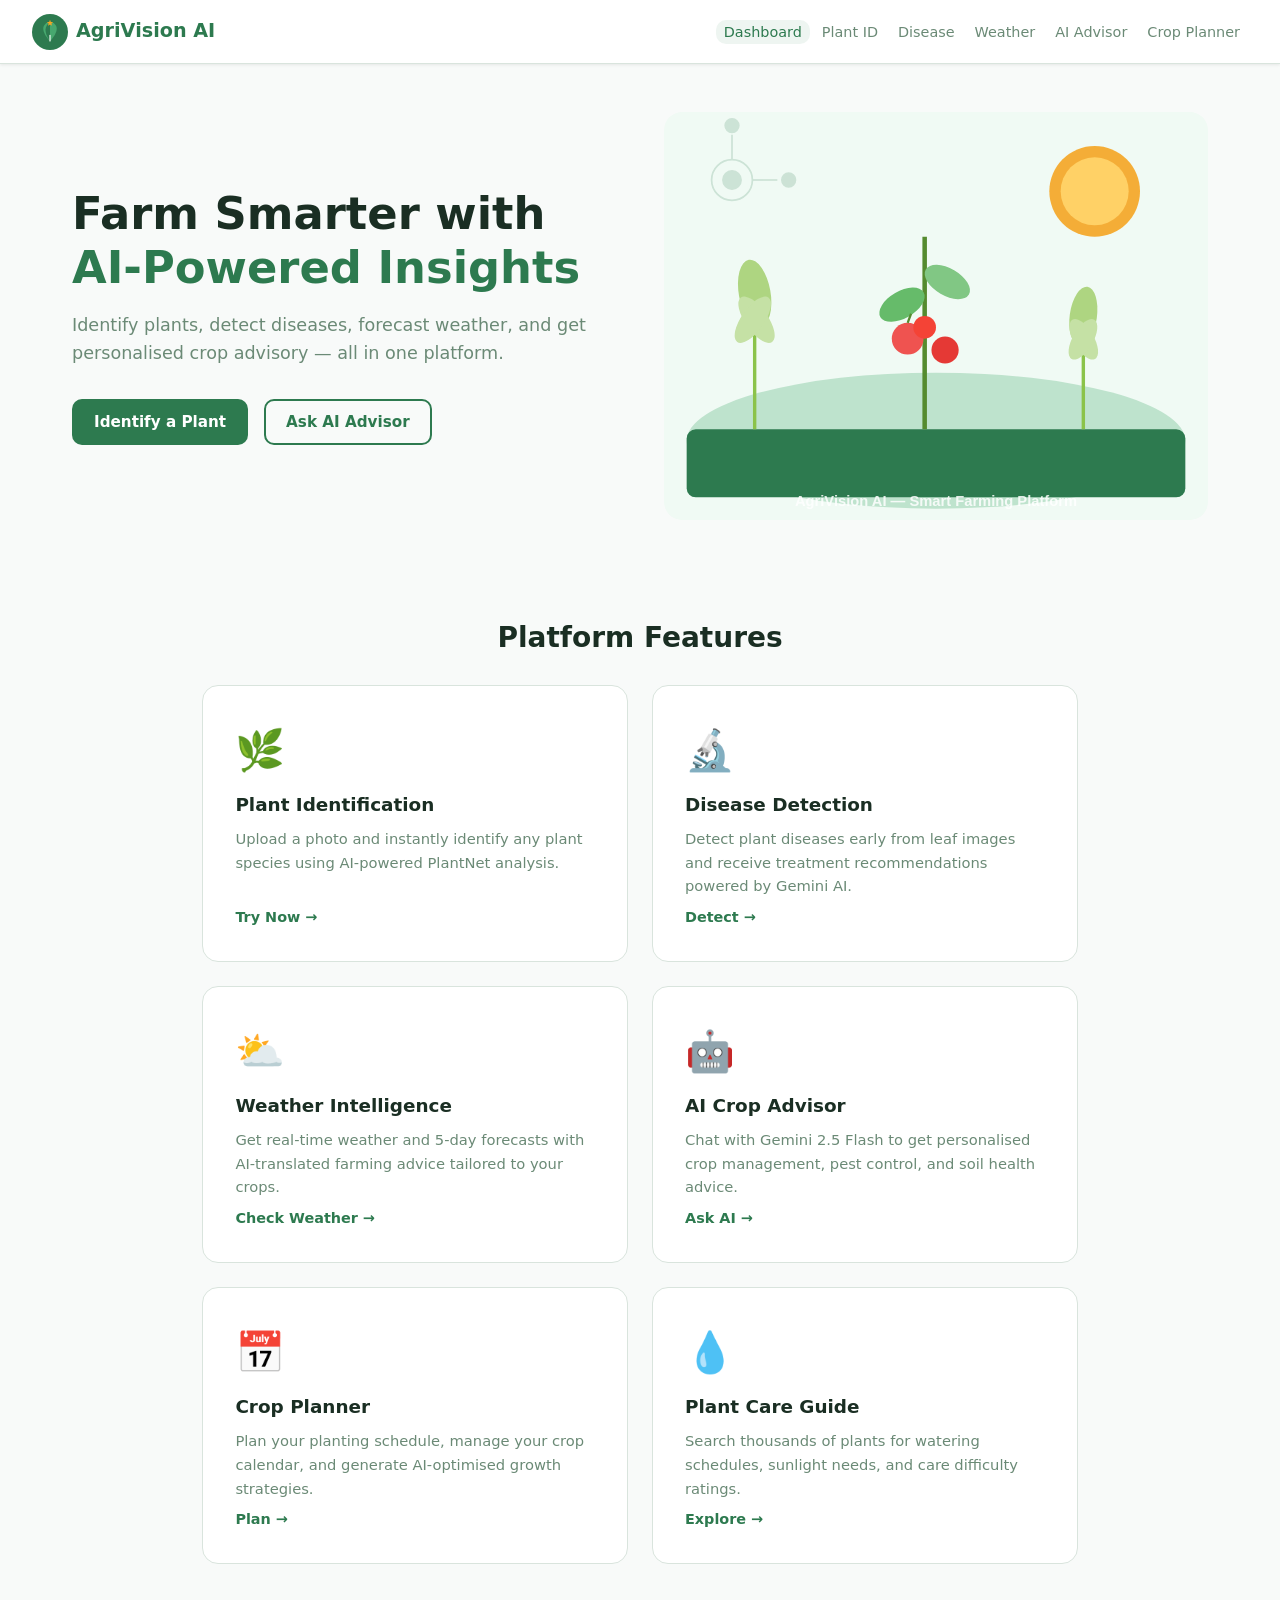
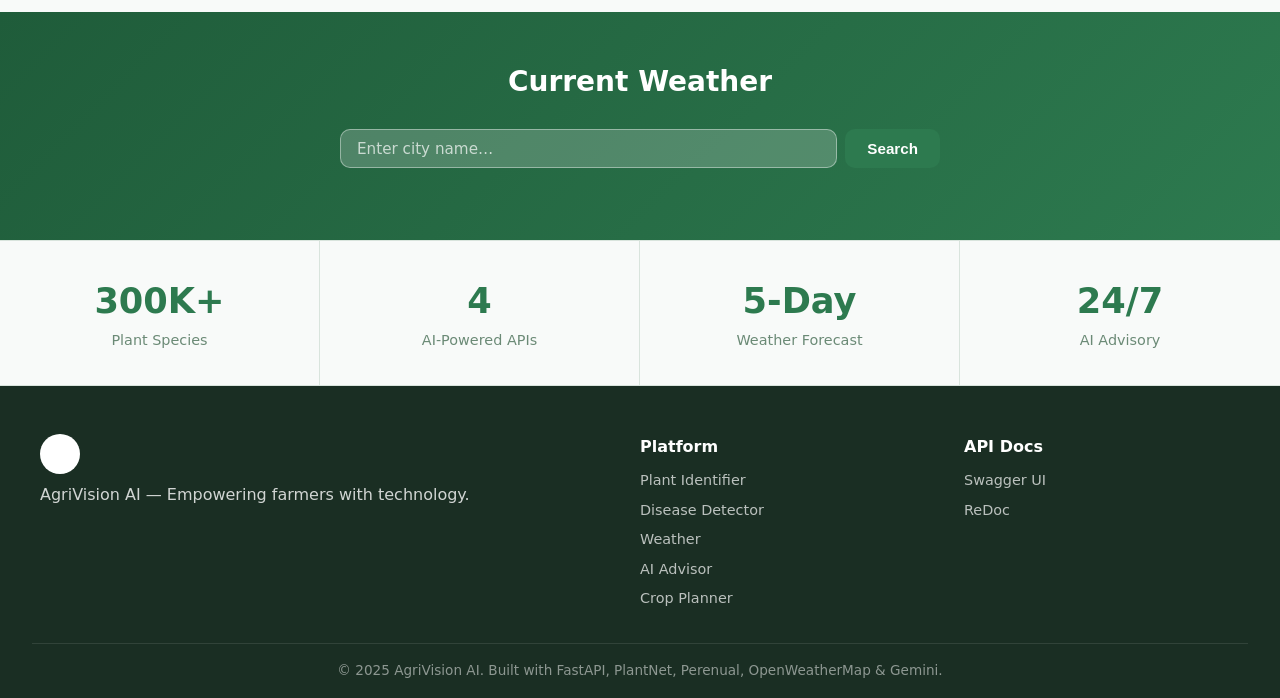
<file: frontend/index.html>
<!DOCTYPE html>
<html lang="en">
<head>
  <meta charset="UTF-8" />
  <meta name="viewport" content="width=device-width, initial-scale=1.0" />
  <title>AgriVision AI — Smart Agriculture Platform</title>
  <link rel="stylesheet" href="css/main.css" />
  <link rel="stylesheet" href="css/components.css" />
  <link rel="stylesheet" href="css/pages/dashboard.css" />
</head>
<body>
  <!-- ── Navigation ──────────────────────────────────────────────────────── -->
  <nav class="navbar">
    <div class="nav-brand">
      <img src="assets/images/logo.svg" alt="AgriVision AI Logo" class="nav-logo" />
      <span class="nav-title">AgriVision AI</span>
    </div>
    <ul class="nav-links">
      <li><a href="index.html" class="nav-link active">Dashboard</a></li>
      <li><a href="pages/plant-identifier.html" class="nav-link">Plant ID</a></li>
      <li><a href="pages/disease-detector.html" class="nav-link">Disease</a></li>
      <li><a href="pages/weather.html" class="nav-link">Weather</a></li>
      <li><a href="pages/ai-advisor.html" class="nav-link">AI Advisor</a></li>
      <li><a href="pages/crop-planner.html" class="nav-link">Crop Planner</a></li>
    </ul>
    <button class="nav-toggle" aria-label="Toggle navigation">&#9776;</button>
  </nav>

  <!-- ── Hero ────────────────────────────────────────────────────────────── -->
  <section class="hero">
    <div class="hero-content">
      <h1 class="hero-title">
        Farm Smarter with<br /><span class="highlight">AI-Powered Insights</span>
      </h1>
      <p class="hero-subtitle">
        Identify plants, detect diseases, forecast weather, and get personalised
        crop advisory — all in one platform.
      </p>
      <div class="hero-actions">
        <a href="pages/plant-identifier.html" class="btn btn-primary">Identify a Plant</a>
        <a href="pages/ai-advisor.html" class="btn btn-secondary">Ask AI Advisor</a>
      </div>
    </div>
    <div class="hero-visual">
      <img src="assets/images/hero-illustration.svg" alt="Smart farming illustration" />
    </div>
  </section>

  <!-- ── Feature Cards ────────────────────────────────────────────────────── -->
  <section class="features" id="features">
    <h2 class="section-title">Platform Features</h2>
    <div class="feature-grid">

      <a href="pages/plant-identifier.html" class="feature-card">
        <div class="feature-icon">🌿</div>
        <h3 class="feature-title">Plant Identification</h3>
        <p class="feature-desc">
          Upload a photo and instantly identify any plant species using
          AI-powered PlantNet analysis.
        </p>
        <span class="feature-cta">Try Now →</span>
      </a>

      <a href="pages/disease-detector.html" class="feature-card">
        <div class="feature-icon">🔬</div>
        <h3 class="feature-title">Disease Detection</h3>
        <p class="feature-desc">
          Detect plant diseases early from leaf images and receive treatment
          recommendations powered by Gemini AI.
        </p>
        <span class="feature-cta">Detect →</span>
      </a>

      <a href="pages/weather.html" class="feature-card">
        <div class="feature-icon">⛅</div>
        <h3 class="feature-title">Weather Intelligence</h3>
        <p class="feature-desc">
          Get real-time weather and 5-day forecasts with AI-translated
          farming advice tailored to your crops.
        </p>
        <span class="feature-cta">Check Weather →</span>
      </a>

      <a href="pages/ai-advisor.html" class="feature-card">
        <div class="feature-icon">🤖</div>
        <h3 class="feature-title">AI Crop Advisor</h3>
        <p class="feature-desc">
          Chat with Gemini 2.5 Flash to get personalised crop management,
          pest control, and soil health advice.
        </p>
        <span class="feature-cta">Ask AI →</span>
      </a>

      <a href="pages/crop-planner.html" class="feature-card">
        <div class="feature-icon">📅</div>
        <h3 class="feature-title">Crop Planner</h3>
        <p class="feature-desc">
          Plan your planting schedule, manage your crop calendar, and
          generate AI-optimised growth strategies.
        </p>
        <span class="feature-cta">Plan →</span>
      </a>

      <a href="pages/plant-identifier.html#care" class="feature-card">
        <div class="feature-icon">💧</div>
        <h3 class="feature-title">Plant Care Guide</h3>
        <p class="feature-desc">
          Search thousands of plants for watering schedules, sunlight needs,
          and care difficulty ratings.
        </p>
        <span class="feature-cta">Explore →</span>
      </a>

    </div>
  </section>

  <!-- ── Quick Weather Widget ─────────────────────────────────────────────── -->
  <section class="quick-weather">
    <h2 class="section-title">Current Weather</h2>
    <div class="weather-widget-bar">
      <div class="weather-search">
        <input type="text" id="weatherCity" placeholder="Enter city name…" class="input" />
        <button id="weatherSearchBtn" class="btn btn-primary">Search</button>
      </div>
      <div id="weatherWidgetResult" class="weather-result hidden"></div>
    </div>
  </section>

  <!-- ── Stats ────────────────────────────────────────────────────────────── -->
  <section class="stats">
    <div class="stat-item">
      <span class="stat-number">300K+</span>
      <span class="stat-label">Plant Species</span>
    </div>
    <div class="stat-item">
      <span class="stat-number">4</span>
      <span class="stat-label">AI-Powered APIs</span>
    </div>
    <div class="stat-item">
      <span class="stat-number">5-Day</span>
      <span class="stat-label">Weather Forecast</span>
    </div>
    <div class="stat-item">
      <span class="stat-number">24/7</span>
      <span class="stat-label">AI Advisory</span>
    </div>
  </section>

  <!-- ── Footer ───────────────────────────────────────────────────────────── -->
  <footer class="footer">
    <div class="footer-content">
      <div class="footer-brand">
        <img src="assets/images/logo.svg" alt="AgriVision AI" class="footer-logo" />
        <p>AgriVision AI — Empowering farmers with technology.</p>
      </div>
      <div class="footer-links">
        <h4>Platform</h4>
        <ul>
          <li><a href="pages/plant-identifier.html">Plant Identifier</a></li>
          <li><a href="pages/disease-detector.html">Disease Detector</a></li>
          <li><a href="pages/weather.html">Weather</a></li>
          <li><a href="pages/ai-advisor.html">AI Advisor</a></li>
          <li><a href="pages/crop-planner.html">Crop Planner</a></li>
        </ul>
      </div>
      <div class="footer-links">
        <h4>API Docs</h4>
        <ul>
          <li><a href="/api/docs" target="_blank">Swagger UI</a></li>
          <li><a href="/api/redoc" target="_blank">ReDoc</a></li>
        </ul>
      </div>
    </div>
    <div class="footer-bottom">
      <p>&copy; 2025 AgriVision AI. Built with FastAPI, PlantNet, Perenual, OpenWeatherMap &amp; Gemini.</p>
    </div>
  </footer>

  <script src="js/api.js"></script>
  <script src="js/main.js"></script>
  <script src="js/pages/dashboard.js"></script>
</body>
</html>
</file>
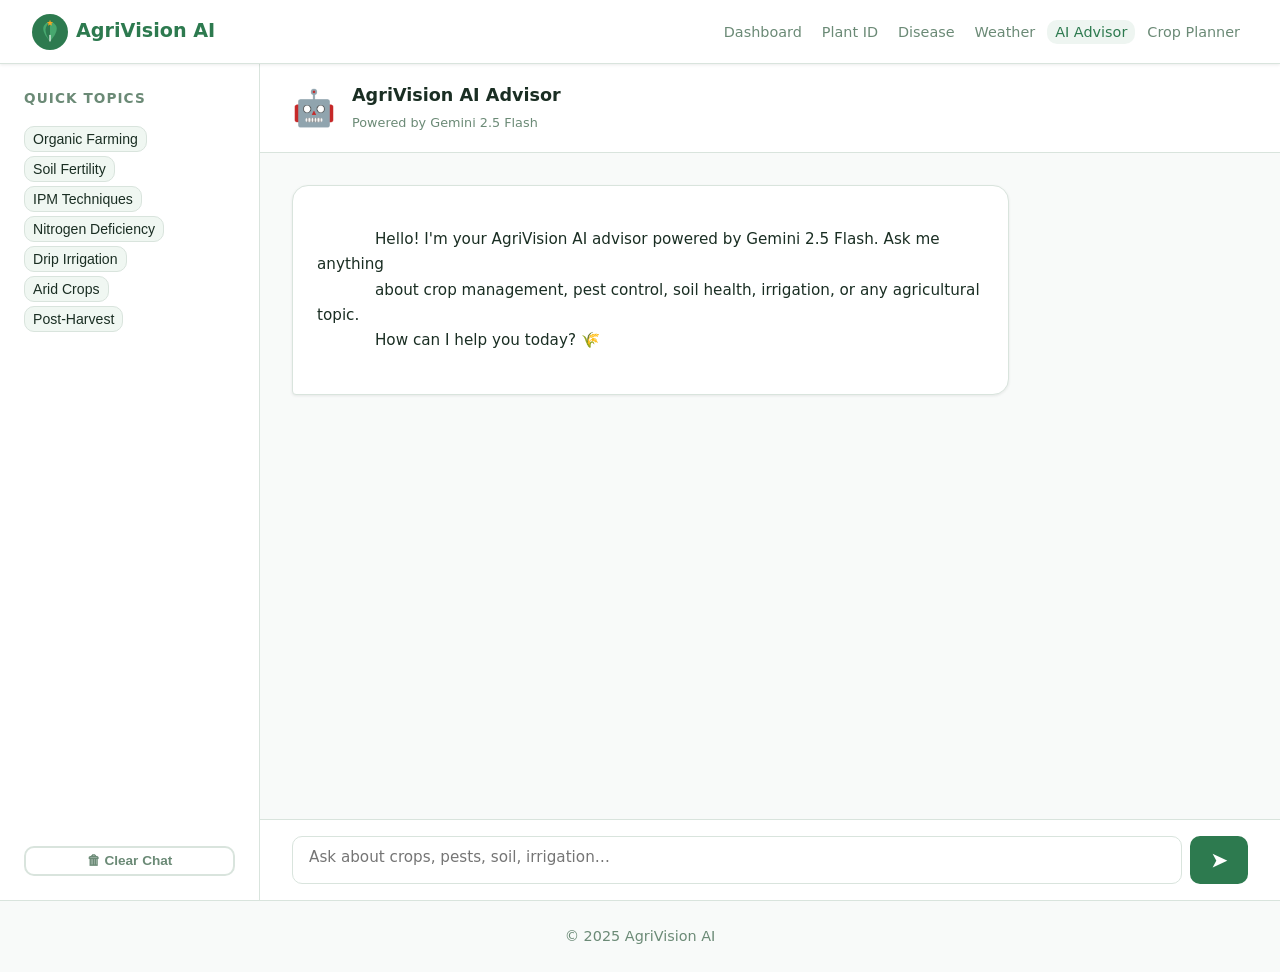
<file: frontend/pages/ai-advisor.html>
<!DOCTYPE html>
<html lang="en">
<head>
  <meta charset="UTF-8" />
  <meta name="viewport" content="width=device-width, initial-scale=1.0" />
  <title>AI Advisor — AgriVision AI</title>
  <link rel="stylesheet" href="../css/main.css" />
  <link rel="stylesheet" href="../css/components.css" />
  <link rel="stylesheet" href="../css/pages/ai-advisor.css" />
</head>
<body>
  <nav class="navbar">
    <div class="nav-brand">
      <img src="../assets/images/logo.svg" alt="AgriVision AI" class="nav-logo" />
      <span class="nav-title">AgriVision AI</span>
    </div>
    <ul class="nav-links">
      <li><a href="../index.html" class="nav-link">Dashboard</a></li>
      <li><a href="plant-identifier.html" class="nav-link">Plant ID</a></li>
      <li><a href="disease-detector.html" class="nav-link">Disease</a></li>
      <li><a href="weather.html" class="nav-link">Weather</a></li>
      <li><a href="ai-advisor.html" class="nav-link active">AI Advisor</a></li>
      <li><a href="crop-planner.html" class="nav-link">Crop Planner</a></li>
    </ul>
    <button class="nav-toggle" aria-label="Toggle navigation">&#9776;</button>
  </nav>

  <main class="advisor-layout">
    <!-- Sidebar: quick prompts -->
    <aside class="advisor-sidebar">
      <h3>Quick Topics</h3>
      <ul class="quick-prompts">
        <li><button class="prompt-chip" data-prompt="What are the best practices for organic farming?">Organic Farming</button></li>
        <li><button class="prompt-chip" data-prompt="How do I improve soil fertility naturally?">Soil Fertility</button></li>
        <li><button class="prompt-chip" data-prompt="Explain integrated pest management (IPM) techniques.">IPM Techniques</button></li>
        <li><button class="prompt-chip" data-prompt="What are the signs of nitrogen deficiency in crops?">Nitrogen Deficiency</button></li>
        <li><button class="prompt-chip" data-prompt="How to set up a drip irrigation system for vegetables?">Drip Irrigation</button></li>
        <li><button class="prompt-chip" data-prompt="What crops are best for arid regions?">Arid Crops</button></li>
        <li><button class="prompt-chip" data-prompt="How to prevent post-harvest losses in grains?">Post-Harvest</button></li>
      </ul>
      <button id="clearChatBtn" class="btn btn-ghost btn-sm">🗑 Clear Chat</button>
    </aside>

    <!-- Chat area -->
    <section class="chat-section">
      <div class="chat-header">
        <div class="advisor-avatar">🤖</div>
        <div>
          <h2 class="chat-title">AgriVision AI Advisor</h2>
          <span class="chat-subtitle">Powered by Gemini 2.5 Flash</span>
        </div>
      </div>

      <div class="chat-window" id="chatWindow">
        <div class="chat-message bot">
          <div class="msg-bubble">
            Hello! I'm your AgriVision AI advisor powered by Gemini 2.5 Flash. Ask me anything
            about crop management, pest control, soil health, irrigation, or any agricultural topic.
            How can I help you today? 🌾
          </div>
        </div>
      </div>

      <form class="chat-input-bar" id="chatForm">
        <textarea
          id="chatInput"
          class="chat-textarea"
          placeholder="Ask about crops, pests, soil, irrigation…"
          rows="1"
        ></textarea>
        <button type="submit" class="btn btn-primary chat-send-btn" id="sendBtn">
          ➤
        </button>
      </form>
    </section>
  </main>

  <footer class="footer-simple"><p>&copy; 2025 AgriVision AI</p></footer>

  <script src="../js/api.js"></script>
  <script src="../js/main.js"></script>
  <script src="../js/pages/ai-advisor.js"></script>
</body>
</html>
</file>
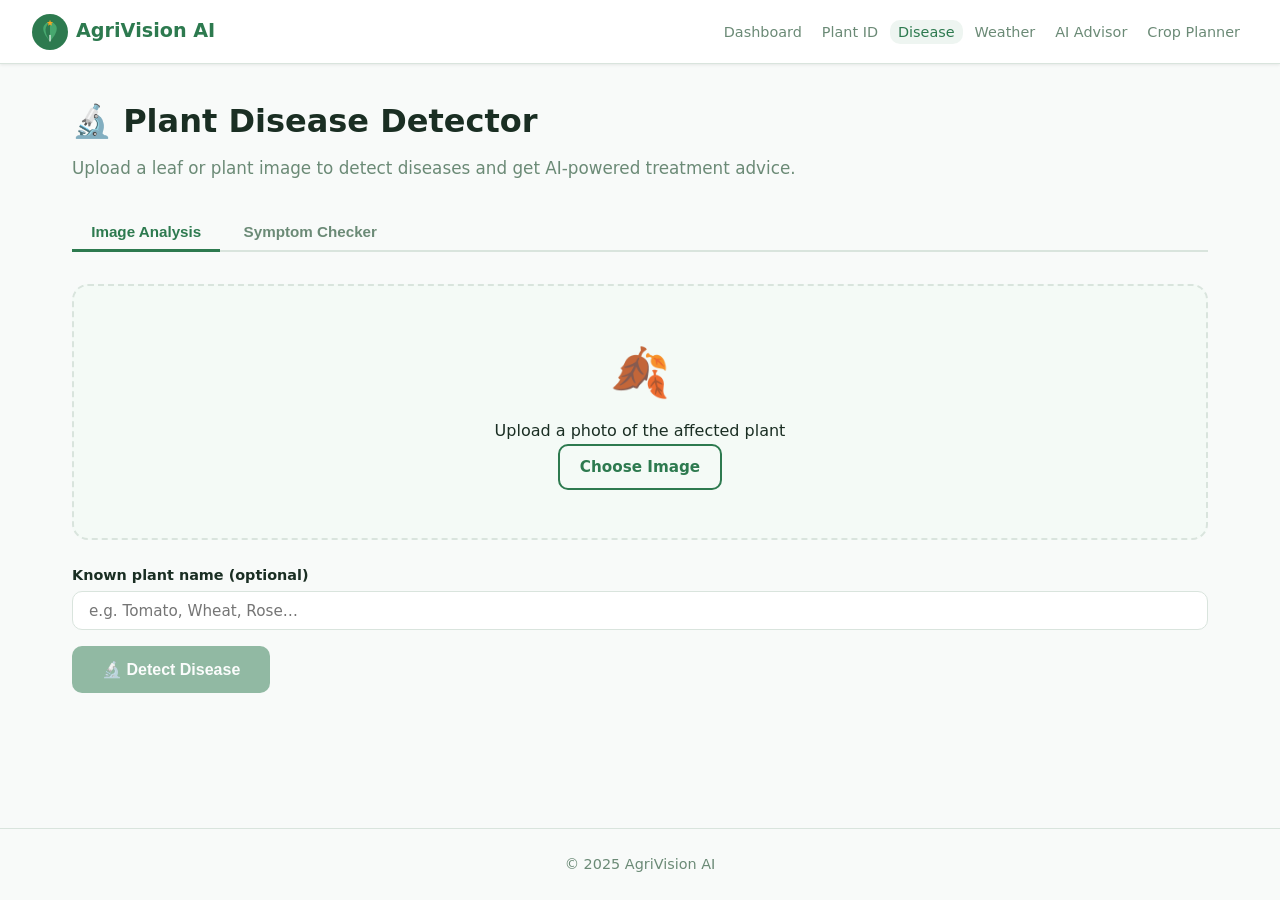
<file: frontend/pages/disease-detector.html>
<!DOCTYPE html>
<html lang="en">
<head>
  <meta charset="UTF-8" />
  <meta name="viewport" content="width=device-width, initial-scale=1.0" />
  <title>Disease Detector — AgriVision AI</title>
  <link rel="stylesheet" href="../css/main.css" />
  <link rel="stylesheet" href="../css/components.css" />
  <link rel="stylesheet" href="../css/pages/disease-detector.css" />
</head>
<body>
  <nav class="navbar">
    <div class="nav-brand">
      <img src="../assets/images/logo.svg" alt="AgriVision AI" class="nav-logo" />
      <span class="nav-title">AgriVision AI</span>
    </div>
    <ul class="nav-links">
      <li><a href="../index.html" class="nav-link">Dashboard</a></li>
      <li><a href="plant-identifier.html" class="nav-link">Plant ID</a></li>
      <li><a href="disease-detector.html" class="nav-link active">Disease</a></li>
      <li><a href="weather.html" class="nav-link">Weather</a></li>
      <li><a href="ai-advisor.html" class="nav-link">AI Advisor</a></li>
      <li><a href="crop-planner.html" class="nav-link">Crop Planner</a></li>
    </ul>
    <button class="nav-toggle" aria-label="Toggle navigation">&#9776;</button>
  </nav>

  <main class="page-main">
    <div class="page-header">
      <h1>🔬 Plant Disease Detector</h1>
      <p>Upload a leaf or plant image to detect diseases and get AI-powered treatment advice.</p>
    </div>

    <div class="tab-bar">
      <button class="tab-btn active" data-tab="image-detect">Image Analysis</button>
      <button class="tab-btn" data-tab="symptom-check">Symptom Checker</button>
    </div>

    <!-- Image Detection Tab -->
    <div class="tab-panel active" id="tab-image-detect">
      <div class="upload-zone" id="diseaseUploadZone">
        <div class="upload-icon">🍂</div>
        <p>Upload a photo of the affected plant</p>
        <label for="diseaseFileInput" class="btn btn-secondary">Choose Image</label>
        <input type="file" id="diseaseFileInput" accept="image/*" class="hidden" />
      </div>
      <div class="form-group">
        <label class="form-label" for="knownPlantName">Known plant name (optional)</label>
        <input type="text" id="knownPlantName" class="input" placeholder="e.g. Tomato, Wheat, Rose…" />
      </div>
      <button id="detectDiseaseBtn" class="btn btn-primary btn-lg" disabled>
        🔬 Detect Disease
      </button>
      <div id="diseaseImagePreview" class="image-preview hidden"></div>
    </div>

    <!-- Symptom Checker Tab -->
    <div class="tab-panel" id="tab-symptom-check">
      <div class="form-group">
        <label class="form-label" for="symptomPlantName">Plant Name *</label>
        <input type="text" id="symptomPlantName" class="input" placeholder="e.g. Rice, Maize, Apple…" required />
      </div>
      <div class="form-group">
        <label class="form-label" for="symptoms">Describe the Symptoms *</label>
        <textarea id="symptoms" class="textarea" rows="4"
          placeholder="e.g. Yellow spots on leaves, wilting of lower leaves, white powdery coating…"></textarea>
      </div>
      <div class="form-group">
        <label class="form-label" for="imgDescription">Additional Visual Description (optional)</label>
        <input type="text" id="imgDescription" class="input"
          placeholder="e.g. Spots are circular with dark borders…" />
      </div>
      <button id="analyseSymptomBtn" class="btn btn-primary btn-lg">
        🧠 Analyse Symptoms
      </button>
    </div>

    <div id="diseaseResults" class="results-area hidden"></div>
  </main>

  <footer class="footer-simple"><p>&copy; 2025 AgriVision AI</p></footer>

  <script src="../js/api.js"></script>
  <script src="../js/main.js"></script>
  <script src="../js/pages/disease-detector.js"></script>
</body>
</html>
</file>
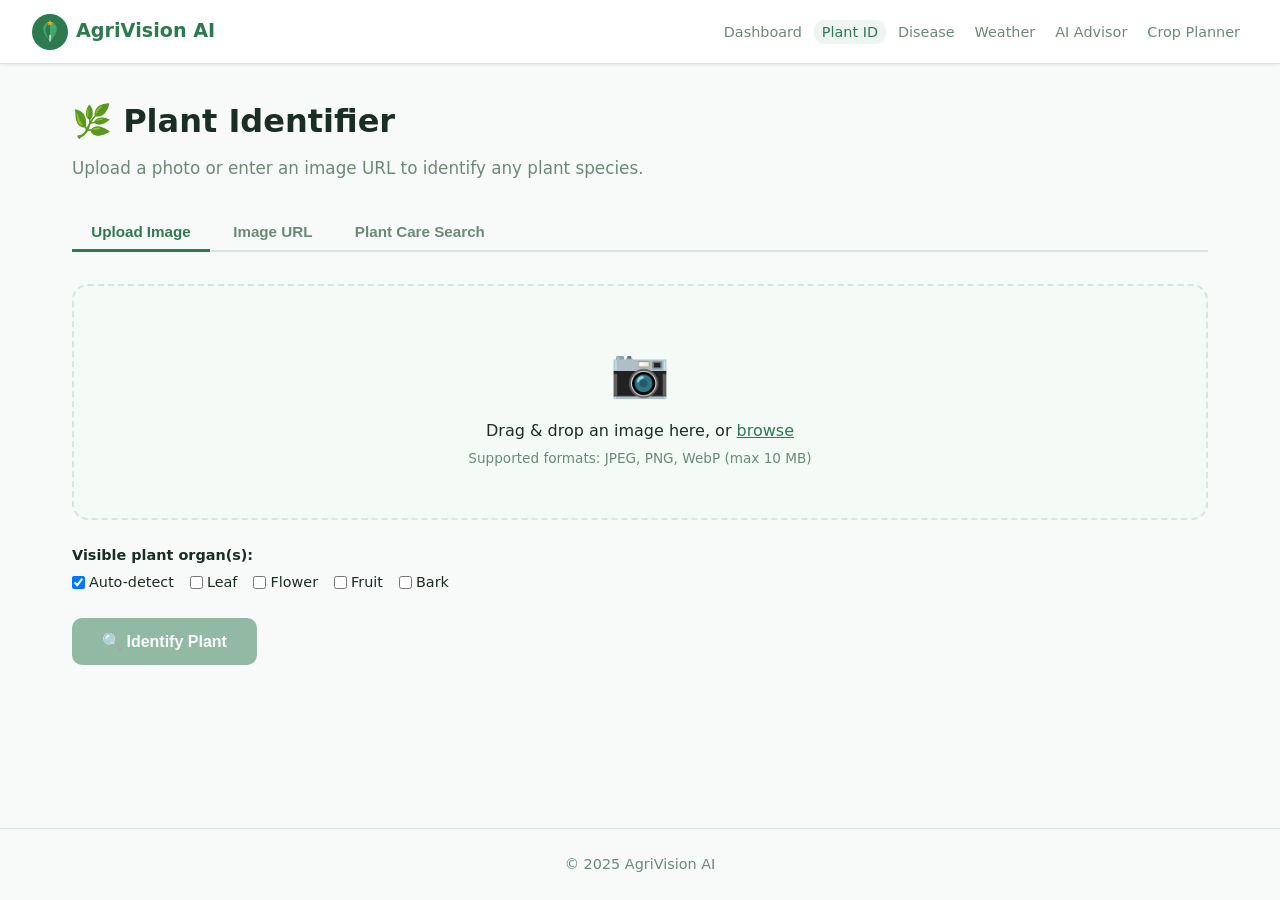
<file: frontend/pages/plant-identifier.html>
<!DOCTYPE html>
<html lang="en">
<head>
  <meta charset="UTF-8" />
  <meta name="viewport" content="width=device-width, initial-scale=1.0" />
  <title>Plant Identifier — AgriVision AI</title>
  <link rel="stylesheet" href="../css/main.css" />
  <link rel="stylesheet" href="../css/components.css" />
  <link rel="stylesheet" href="../css/pages/plant-identifier.css" />
</head>
<body>
  <nav class="navbar">
    <div class="nav-brand">
      <img src="../assets/images/logo.svg" alt="AgriVision AI" class="nav-logo" />
      <span class="nav-title">AgriVision AI</span>
    </div>
    <ul class="nav-links">
      <li><a href="../index.html" class="nav-link">Dashboard</a></li>
      <li><a href="plant-identifier.html" class="nav-link active">Plant ID</a></li>
      <li><a href="disease-detector.html" class="nav-link">Disease</a></li>
      <li><a href="weather.html" class="nav-link">Weather</a></li>
      <li><a href="ai-advisor.html" class="nav-link">AI Advisor</a></li>
      <li><a href="crop-planner.html" class="nav-link">Crop Planner</a></li>
    </ul>
    <button class="nav-toggle" aria-label="Toggle navigation">&#9776;</button>
  </nav>

  <main class="page-main">
    <div class="page-header">
      <h1>🌿 Plant Identifier</h1>
      <p>Upload a photo or enter an image URL to identify any plant species.</p>
    </div>

    <!-- ── Tab switcher ──────────────────────────────────────────────── -->
    <div class="tab-bar">
      <button class="tab-btn active" data-tab="upload">Upload Image</button>
      <button class="tab-btn" data-tab="url">Image URL</button>
      <button class="tab-btn" data-tab="care" id="careTabBtn">Plant Care Search</button>
    </div>

    <!-- Upload Tab -->
    <div class="tab-panel active" id="tab-upload">
      <div class="upload-zone" id="uploadZone">
        <div class="upload-icon">📷</div>
        <p>Drag &amp; drop an image here, or <label for="fileInput" class="upload-label">browse</label></p>
        <input type="file" id="fileInput" accept="image/*" class="hidden" />
        <p class="upload-hint">Supported formats: JPEG, PNG, WebP (max 10 MB)</p>
      </div>
      <div class="organ-selector">
        <label class="form-label">Visible plant organ(s):</label>
        <div class="checkbox-group">
          <label><input type="checkbox" name="organ" value="auto" checked /> Auto-detect</label>
          <label><input type="checkbox" name="organ" value="leaf" /> Leaf</label>
          <label><input type="checkbox" name="organ" value="flower" /> Flower</label>
          <label><input type="checkbox" name="organ" value="fruit" /> Fruit</label>
          <label><input type="checkbox" name="organ" value="bark" /> Bark</label>
        </div>
      </div>
      <button id="identifyUploadBtn" class="btn btn-primary btn-lg" disabled>
        🔍 Identify Plant
      </button>
      <div id="imagePreview" class="image-preview hidden"></div>
    </div>

    <!-- URL Tab -->
    <div class="tab-panel" id="tab-url">
      <div class="form-group">
        <label class="form-label" for="imageUrl">Image URL</label>
        <input type="url" id="imageUrl" class="input" placeholder="https://example.com/plant.jpg" />
      </div>
      <div class="organ-selector">
        <label class="form-label">Visible plant organ(s):</label>
        <div class="checkbox-group">
          <label><input type="checkbox" name="organUrl" value="auto" checked /> Auto-detect</label>
          <label><input type="checkbox" name="organUrl" value="leaf" /> Leaf</label>
          <label><input type="checkbox" name="organUrl" value="flower" /> Flower</label>
          <label><input type="checkbox" name="organUrl" value="fruit" /> Fruit</label>
        </div>
      </div>
      <button id="identifyUrlBtn" class="btn btn-primary btn-lg">🔍 Identify Plant</button>
    </div>

    <!-- Care Search Tab -->
    <div class="tab-panel" id="tab-care">
      <div class="form-group search-bar">
        <input type="text" id="careSearch" class="input" placeholder="Search by plant name, e.g. Tomato…" />
        <button id="careSearchBtn" class="btn btn-primary">Search</button>
      </div>
    </div>

    <!-- Results area -->
    <div id="identifyResults" class="results-area hidden"></div>
  </main>

  <footer class="footer-simple">
    <p>&copy; 2025 AgriVision AI</p>
  </footer>

  <script src="../js/api.js"></script>
  <script src="../js/main.js"></script>
  <script src="../js/pages/plant-identifier.js"></script>
</body>
</html>
</file>
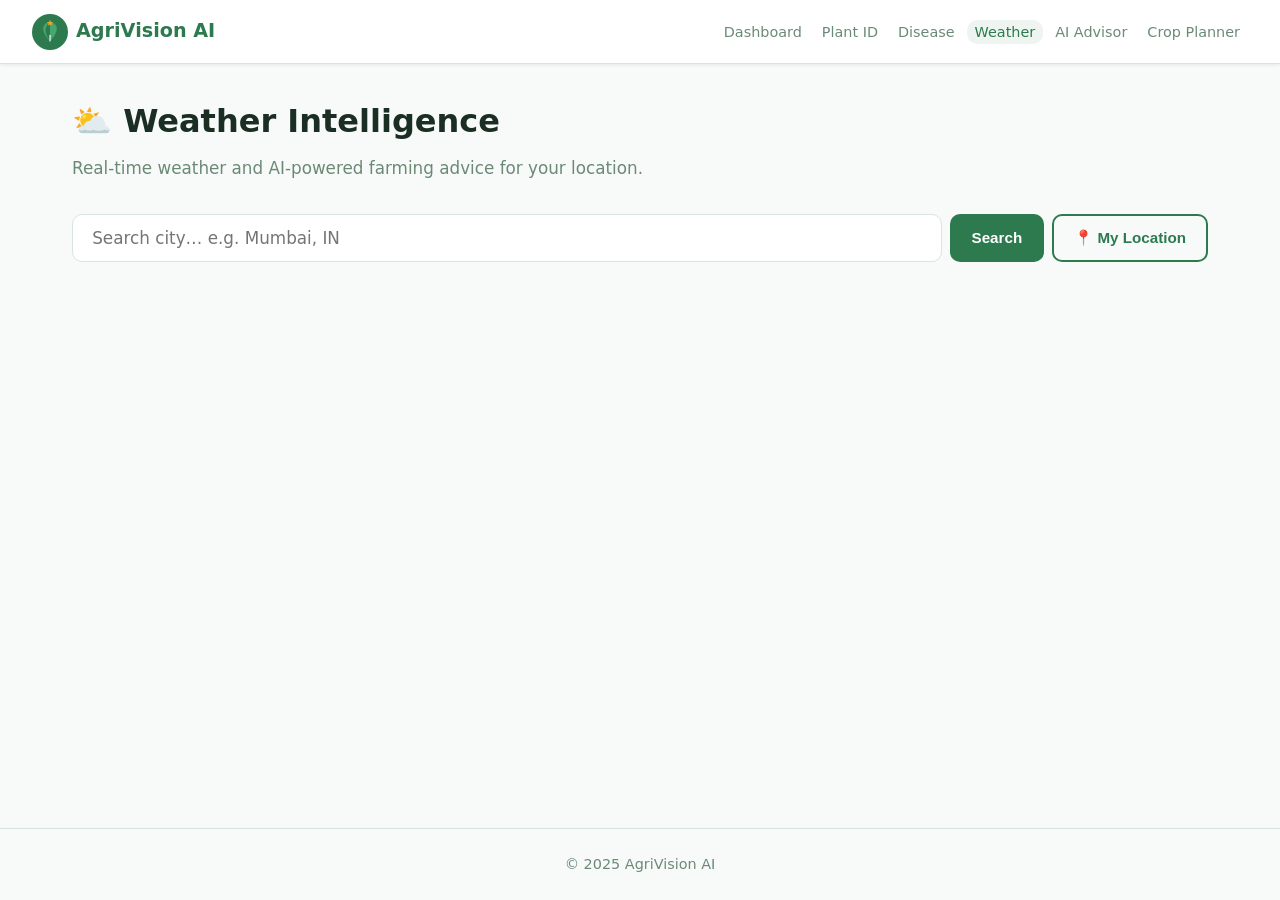
<file: frontend/pages/weather.html>
<!DOCTYPE html>
<html lang="en">
<head>
  <meta charset="UTF-8" />
  <meta name="viewport" content="width=device-width, initial-scale=1.0" />
  <title>Weather — AgriVision AI</title>
  <link rel="stylesheet" href="../css/main.css" />
  <link rel="stylesheet" href="../css/components.css" />
  <link rel="stylesheet" href="../css/pages/weather.css" />
</head>
<body>
  <nav class="navbar">
    <div class="nav-brand">
      <img src="../assets/images/logo.svg" alt="AgriVision AI" class="nav-logo" />
      <span class="nav-title">AgriVision AI</span>
    </div>
    <ul class="nav-links">
      <li><a href="../index.html" class="nav-link">Dashboard</a></li>
      <li><a href="plant-identifier.html" class="nav-link">Plant ID</a></li>
      <li><a href="disease-detector.html" class="nav-link">Disease</a></li>
      <li><a href="weather.html" class="nav-link active">Weather</a></li>
      <li><a href="ai-advisor.html" class="nav-link">AI Advisor</a></li>
      <li><a href="crop-planner.html" class="nav-link">Crop Planner</a></li>
    </ul>
    <button class="nav-toggle" aria-label="Toggle navigation">&#9776;</button>
  </nav>

  <main class="page-main">
    <div class="page-header">
      <h1>⛅ Weather Intelligence</h1>
      <p>Real-time weather and AI-powered farming advice for your location.</p>
    </div>

    <!-- Location search -->
    <div class="weather-search-bar">
      <input type="text" id="cityInput" class="input input-lg" placeholder="Search city… e.g. Mumbai, IN" />
      <button id="searchWeatherBtn" class="btn btn-primary">Search</button>
      <button id="geoWeatherBtn" class="btn btn-secondary" title="Use my location">📍 My Location</button>
    </div>

    <!-- Current weather card -->
    <div id="currentWeatherCard" class="weather-card hidden">
      <div class="weather-card-main">
        <div class="weather-icon-lg" id="weatherIconLg"></div>
        <div class="weather-temp-block">
          <span class="weather-temp" id="weatherTemp"></span>
          <span class="weather-feels" id="weatherFeels"></span>
          <span class="weather-desc" id="weatherDesc"></span>
        </div>
      </div>
      <div class="weather-meta-grid">
        <div class="weather-meta-item">
          <span class="meta-icon">💧</span>
          <span class="meta-label">Humidity</span>
          <span class="meta-value" id="weatherHumidity"></span>
        </div>
        <div class="weather-meta-item">
          <span class="meta-icon">💨</span>
          <span class="meta-label">Wind</span>
          <span class="meta-value" id="weatherWind"></span>
        </div>
        <div class="weather-meta-item">
          <span class="meta-icon">📊</span>
          <span class="meta-label">Pressure</span>
          <span class="meta-value" id="weatherPressure"></span>
        </div>
        <div class="weather-meta-item">
          <span class="meta-icon">👁️</span>
          <span class="meta-label">Visibility</span>
          <span class="meta-value" id="weatherVisibility"></span>
        </div>
      </div>
    </div>

    <!-- Forecast strip -->
    <div id="forecastStrip" class="forecast-strip hidden">
      <h2 class="section-subtitle">5-Day Forecast</h2>
      <div class="forecast-grid" id="forecastGrid"></div>
    </div>

    <!-- AI farming insight -->
    <div id="farmInsightCard" class="farm-insight-card hidden">
      <h2 class="section-subtitle">🤖 AI Farming Insight</h2>
      <div class="form-group insight-crop-row">
        <input type="text" id="insightCrop" class="input" placeholder="Enter crop (optional)…" />
        <button id="getInsightBtn" class="btn btn-accent">Get AI Advice</button>
      </div>
      <div id="insightText" class="insight-text markdown-body"></div>
    </div>
  </main>

  <footer class="footer-simple"><p>&copy; 2025 AgriVision AI</p></footer>

  <script src="../js/api.js"></script>
  <script src="../js/main.js"></script>
  <script src="../js/pages/weather.js"></script>
</body>
</html>
</file>
<file: frontend/css/main.css>
/* ============================================================
   AgriVision AI — Main Global Styles
   ============================================================ */

/* ── CSS Custom Properties ────────────────────────────────── */
:root {
  /* Brand colours */
  --color-primary:       #2d7a4f;
  --color-primary-dark:  #1f5c3a;
  --color-primary-light: #4aad72;
  --color-accent:        #f5a623;
  --color-accent-dark:   #d4880f;

  /* Neutrals */
  --color-bg:            #f8faf9;
  --color-surface:       #ffffff;
  --color-border:        #d9e4dd;
  --color-text:          #1a2e23;
  --color-text-muted:    #6b8a76;

  /* Semantic */
  --color-success:       #28a745;
  --color-warning:       #ffc107;
  --color-danger:        #dc3545;
  --color-info:          #17a2b8;

  /* Typography */
  --font-sans:  'Segoe UI', system-ui, -apple-system, sans-serif;
  --font-mono:  'Cascadia Code', 'Fira Code', monospace;

  /* Spacing */
  --space-xs:  0.25rem;
  --space-sm:  0.5rem;
  --space-md:  1rem;
  --space-lg:  1.5rem;
  --space-xl:  2rem;
  --space-2xl: 3rem;

  /* Layout */
  --max-width:     1200px;
  --navbar-height: 64px;
  --border-radius: 10px;
  --border-radius-lg: 16px;

  /* Shadows */
  --shadow-sm:  0 1px 3px rgba(0,0,0,.08);
  --shadow-md:  0 4px 16px rgba(0,0,0,.10);
  --shadow-lg:  0 8px 32px rgba(0,0,0,.12);

  /* Transitions */
  --transition: 0.2s ease;
}

/* ── Reset ────────────────────────────────────────────────── */
*, *::before, *::after { box-sizing: border-box; margin: 0; padding: 0; }
html { scroll-behavior: smooth; }
body {
  font-family: var(--font-sans);
  background: var(--color-bg);
  color: var(--color-text);
  line-height: 1.6;
  min-height: 100vh;
  display: flex;
  flex-direction: column;
}
img { max-width: 100%; height: auto; display: block; }
a { color: var(--color-primary); text-decoration: none; }
a:hover { color: var(--color-primary-dark); }
ul { list-style: none; }

/* ── Navbar ───────────────────────────────────────────────── */
.navbar {
  position: sticky;
  top: 0;
  z-index: 100;
  height: var(--navbar-height);
  background: var(--color-surface);
  border-bottom: 1px solid var(--color-border);
  display: flex;
  align-items: center;
  justify-content: space-between;
  padding: 0 var(--space-xl);
  box-shadow: var(--shadow-sm);
}
.nav-brand { display: flex; align-items: center; gap: var(--space-sm); }
.nav-logo  { width: 36px; height: 36px; }
.nav-title { font-size: 1.2rem; font-weight: 700; color: var(--color-primary); }
.nav-links {
  display: flex;
  gap: var(--space-xs);
  align-items: center;
}
.nav-link {
  padding: var(--space-xs) var(--space-sm);
  border-radius: var(--border-radius);
  font-size: 0.9rem;
  font-weight: 500;
  color: var(--color-text-muted);
  transition: color var(--transition), background var(--transition);
}
.nav-link:hover,
.nav-link.active {
  color: var(--color-primary);
  background: rgba(45, 122, 79, 0.08);
}
.nav-toggle { display: none; background: none; border: none; font-size: 1.5rem; cursor: pointer; }

/* ── Buttons ──────────────────────────────────────────────── */
.btn {
  display: inline-flex;
  align-items: center;
  justify-content: center;
  gap: var(--space-xs);
  padding: 0.55rem 1.25rem;
  border: 2px solid transparent;
  border-radius: var(--border-radius);
  font-size: 0.95rem;
  font-weight: 600;
  cursor: pointer;
  transition: all var(--transition);
  white-space: nowrap;
}
.btn:disabled { opacity: 0.5; cursor: not-allowed; }
.btn-primary  { background: var(--color-primary); color: #fff; }
.btn-primary:hover:not(:disabled) { background: var(--color-primary-dark); }
.btn-secondary { background: transparent; border-color: var(--color-primary); color: var(--color-primary); }
.btn-secondary:hover:not(:disabled) { background: var(--color-primary); color: #fff; }
.btn-accent  { background: var(--color-accent); color: #fff; border-color: var(--color-accent); }
.btn-accent:hover:not(:disabled) { background: var(--color-accent-dark); }
.btn-ghost   { background: transparent; color: var(--color-text-muted); border-color: var(--color-border); }
.btn-ghost:hover:not(:disabled) { background: var(--color-border); }
.btn-sm  { padding: 0.35rem 0.8rem; font-size: 0.85rem; }
.btn-lg  { padding: 0.75rem 1.75rem; font-size: 1rem; }

/* ── Form Controls ────────────────────────────────────────── */
.input, .textarea, .select {
  width: 100%;
  padding: 0.6rem 1rem;
  border: 1.5px solid var(--color-border);
  border-radius: var(--border-radius);
  font-family: var(--font-sans);
  font-size: 0.95rem;
  color: var(--color-text);
  background: var(--color-surface);
  transition: border-color var(--transition), box-shadow var(--transition);
}
.input:focus, .textarea:focus, .select:focus {
  outline: none;
  border-color: var(--color-primary);
  box-shadow: 0 0 0 3px rgba(45,122,79,0.15);
}
.input-lg { padding: 0.8rem 1.2rem; font-size: 1.05rem; }
.textarea { resize: vertical; min-height: 80px; }
.form-label { display: block; margin-bottom: var(--space-xs); font-weight: 600; font-size: 0.9rem; }
.form-group { margin-bottom: var(--space-md); }
.form-row {
  display: grid;
  grid-template-columns: 1fr 1fr;
  gap: var(--space-md);
}

/* ── Cards ────────────────────────────────────────────────── */
.card {
  background: var(--color-surface);
  border: 1px solid var(--color-border);
  border-radius: var(--border-radius-lg);
  padding: var(--space-lg);
  box-shadow: var(--shadow-sm);
}

/* ── Utility classes ──────────────────────────────────────── */
.hidden  { display: none !important; }
.flex    { display: flex; }
.center  { display: flex; justify-content: center; align-items: center; }
.text-muted { color: var(--color-text-muted); }
.highlight { color: var(--color-primary); }

/* ── Loading spinner ──────────────────────────────────────── */
.spinner {
  width: 40px; height: 40px;
  border: 4px solid var(--color-border);
  border-top-color: var(--color-primary);
  border-radius: 50%;
  animation: spin 0.8s linear infinite;
  margin: var(--space-xl) auto;
}
@keyframes spin { to { transform: rotate(360deg); } }

/* ── Page layout ──────────────────────────────────────────── */
.page-main {
  flex: 1;
  max-width: var(--max-width);
  width: 100%;
  margin: 0 auto;
  padding: var(--space-xl);
}
.page-header {
  margin-bottom: var(--space-xl);
}
.page-header h1 { font-size: 2rem; margin-bottom: var(--space-sm); }
.page-header p  { color: var(--color-text-muted); font-size: 1.05rem; }

/* ── Section titles ───────────────────────────────────────── */
.section-title {
  font-size: 1.75rem;
  font-weight: 700;
  color: var(--color-text);
  margin-bottom: var(--space-lg);
  text-align: center;
}
.section-subtitle {
  font-size: 1.25rem;
  font-weight: 600;
  margin-bottom: var(--space-md);
}

/* ── Footer ───────────────────────────────────────────────── */
.footer-simple {
  text-align: center;
  padding: var(--space-lg);
  color: var(--color-text-muted);
  font-size: 0.9rem;
  border-top: 1px solid var(--color-border);
  margin-top: auto;
}

/* ── Skeleton loading ─────────────────────────────────────── */
.skeleton-card {
  background: linear-gradient(90deg, #e8f0eb 25%, #d4e6d9 50%, #e8f0eb 75%);
  background-size: 200% 100%;
  animation: shimmer 1.4s infinite;
  border-radius: var(--border-radius-lg);
  height: 160px;
}
@keyframes shimmer { to { background-position: -200% 0; } }

/* ── Results area ─────────────────────────────────────────── */
.results-area {
  margin-top: var(--space-xl);
}

/* ── Markdown-style output ────────────────────────────────── */
.markdown-body { line-height: 1.75; }
.markdown-body h1, .markdown-body h2, .markdown-body h3 {
  color: var(--color-primary);
  margin: var(--space-md) 0 var(--space-sm);
}
.markdown-body ul, .markdown-body ol {
  padding-left: var(--space-lg);
  margin-bottom: var(--space-md);
}
.markdown-body li { margin-bottom: var(--space-xs); }
.markdown-body strong { color: var(--color-text); }
.markdown-body p { margin-bottom: var(--space-sm); }

/* ── Responsive ───────────────────────────────────────────── */
@media (max-width: 768px) {
  .nav-links { display: none; flex-direction: column; position: absolute; top: var(--navbar-height);
    left: 0; right: 0; background: var(--color-surface); padding: var(--space-md);
    border-bottom: 1px solid var(--color-border); box-shadow: var(--shadow-md); }
  .nav-links.open { display: flex; }
  .nav-toggle { display: block; }
  .form-row { grid-template-columns: 1fr; }
  .page-main { padding: var(--space-md); }
}
</file>
<file: frontend/css/components.css>
/* ============================================================
   AgriVision AI — Reusable UI Components
   ============================================================ */

/* ── Tab bar ──────────────────────────────────────────────── */
.tab-bar {
  display: flex;
  gap: var(--space-xs);
  border-bottom: 2px solid var(--color-border);
  margin-bottom: var(--space-xl);
}
.tab-btn {
  padding: 0.55rem 1.2rem;
  border: none;
  border-bottom: 3px solid transparent;
  margin-bottom: -2px;
  background: none;
  font-size: 0.95rem;
  font-weight: 600;
  color: var(--color-text-muted);
  cursor: pointer;
  transition: color var(--transition), border-color var(--transition);
  border-radius: var(--border-radius) var(--border-radius) 0 0;
}
.tab-btn:hover  { color: var(--color-primary); }
.tab-btn.active {
  color: var(--color-primary);
  border-bottom-color: var(--color-primary);
}
.tab-panel { display: none; }
.tab-panel.active { display: block; }

/* ── Upload zone ──────────────────────────────────────────── */
.upload-zone {
  border: 2px dashed var(--color-border);
  border-radius: var(--border-radius-lg);
  padding: var(--space-2xl) var(--space-xl);
  text-align: center;
  background: #f4faf6;
  cursor: pointer;
  transition: border-color var(--transition), background var(--transition);
  margin-bottom: var(--space-lg);
}
.upload-zone:hover,
.upload-zone.drag-over {
  border-color: var(--color-primary);
  background: rgba(45,122,79,.05);
}
.upload-icon { font-size: 3rem; margin-bottom: var(--space-sm); }
.upload-label { color: var(--color-primary); cursor: pointer; text-decoration: underline; }
.upload-hint  { font-size: 0.85rem; color: var(--color-text-muted); margin-top: var(--space-xs); }

/* ── Image preview ────────────────────────────────────────── */
.image-preview {
  text-align: center;
  margin-top: var(--space-md);
}
.image-preview img {
  max-height: 300px;
  border-radius: var(--border-radius-lg);
  box-shadow: var(--shadow-md);
  margin: 0 auto;
}

/* ── Organ / checkbox group ───────────────────────────────── */
.organ-selector { margin-bottom: var(--space-lg); }
.checkbox-group {
  display: flex;
  flex-wrap: wrap;
  gap: var(--space-md);
  margin-top: var(--space-xs);
}
.checkbox-group label {
  display: flex;
  align-items: center;
  gap: var(--space-xs);
  font-size: 0.9rem;
  cursor: pointer;
}

/* ── Identification result card ───────────────────────────── */
.result-card {
  background: var(--color-surface);
  border: 1px solid var(--color-border);
  border-radius: var(--border-radius-lg);
  padding: var(--space-lg);
  margin-bottom: var(--space-md);
  display: grid;
  grid-template-columns: auto 1fr;
  gap: var(--space-lg);
  align-items: start;
  box-shadow: var(--shadow-sm);
  transition: box-shadow var(--transition);
}
.result-card:hover { box-shadow: var(--shadow-md); }
.result-card-image {
  width: 100px;
  height: 100px;
  border-radius: var(--border-radius);
  object-fit: cover;
  background: var(--color-border);
}
.result-card-body h3 { font-size: 1.1rem; color: var(--color-primary); margin-bottom: var(--space-xs); }
.result-card-body .common-names { color: var(--color-text-muted); font-size: 0.9rem; }
.confidence-bar-wrap {
  margin-top: var(--space-sm);
  display: flex;
  align-items: center;
  gap: var(--space-sm);
}
.confidence-bar {
  flex: 1;
  height: 8px;
  background: var(--color-border);
  border-radius: 4px;
  overflow: hidden;
}
.confidence-fill {
  height: 100%;
  background: linear-gradient(90deg, var(--color-primary-light), var(--color-primary));
  border-radius: 4px;
  transition: width 0.6s ease;
}
.confidence-label { font-size: 0.85rem; font-weight: 600; color: var(--color-primary); }

/* ── Alert banners ────────────────────────────────────────── */
.alert {
  padding: var(--space-md) var(--space-lg);
  border-radius: var(--border-radius);
  margin-bottom: var(--space-md);
  font-size: 0.95rem;
  display: flex;
  align-items: flex-start;
  gap: var(--space-sm);
}
.alert-success { background: #d4edda; color: #155724; border: 1px solid #c3e6cb; }
.alert-warning  { background: #fff3cd; color: #856404; border: 1px solid #ffeeba; }
.alert-danger   { background: #f8d7da; color: #721c24; border: 1px solid #f5c6cb; }
.alert-info     { background: #d1ecf1; color: #0c5460; border: 1px solid #bee5eb; }

/* ── Badge ────────────────────────────────────────────────── */
.badge {
  display: inline-block;
  padding: 0.2rem 0.6rem;
  border-radius: 20px;
  font-size: 0.78rem;
  font-weight: 600;
}
.badge-green  { background: #d4edda; color: #155724; }
.badge-yellow { background: #fff3cd; color: #856404; }
.badge-red    { background: #f8d7da; color: #721c24; }
.badge-blue   { background: #d1ecf1; color: #0c5460; }

/* ── Search bar ───────────────────────────────────────────── */
.search-bar {
  display: flex;
  gap: var(--space-sm);
  align-items: flex-end;
}
.search-bar .input { flex: 1; }

/* ── Disease result card ──────────────────────────────────── */
.disease-result {
  background: var(--color-surface);
  border-radius: var(--border-radius-lg);
  padding: var(--space-lg);
  border: 1px solid var(--color-border);
  box-shadow: var(--shadow-sm);
}
.disease-status {
  display: flex;
  align-items: center;
  gap: var(--space-sm);
  font-size: 1.1rem;
  font-weight: 700;
  margin-bottom: var(--space-md);
  padding-bottom: var(--space-md);
  border-bottom: 1px solid var(--color-border);
}
.disease-status.healthy { color: var(--color-success); }
.disease-status.sick    { color: var(--color-danger); }
.ai-recommendation { margin-top: var(--space-md); }
.ai-recommendation h4 { margin-bottom: var(--space-sm); color: var(--color-primary); }

/* ── Care info card ───────────────────────────────────────── */
.care-card {
  background: var(--color-surface);
  border: 1px solid var(--color-border);
  border-radius: var(--border-radius-lg);
  padding: var(--space-lg);
  display: grid;
  grid-template-columns: 120px 1fr;
  gap: var(--space-lg);
  margin-bottom: var(--space-md);
  box-shadow: var(--shadow-sm);
  transition: box-shadow var(--transition);
}
.care-card:hover { box-shadow: var(--shadow-md); }
.care-card-img { width: 120px; height: 120px; border-radius: var(--border-radius); object-fit: cover; }
.care-attrs { display: flex; flex-wrap: wrap; gap: var(--space-sm); margin-top: var(--space-sm); }
.care-attr { background: #f0f7f2; padding: 0.25rem 0.6rem; border-radius: 20px; font-size: 0.82rem; color: var(--color-primary-dark); }

/* ── Crop card ────────────────────────────────────────────── */
.crop-card {
  background: var(--color-surface);
  border: 1px solid var(--color-border);
  border-radius: var(--border-radius-lg);
  padding: var(--space-lg);
  cursor: pointer;
  transition: box-shadow var(--transition), transform var(--transition);
}
.crop-card:hover { box-shadow: var(--shadow-md); transform: translateY(-2px); }
.crop-card-icon { font-size: 2.5rem; margin-bottom: var(--space-sm); }
.crop-card h3 { font-size: 1rem; margin-bottom: var(--space-xs); }
.crop-card .seasons { display: flex; flex-wrap: wrap; gap: 4px; margin-top: var(--space-xs); }
.crop-card .season-tag {
  background: rgba(45,122,79,.1);
  color: var(--color-primary);
  font-size: 0.75rem;
  padding: 2px 8px;
  border-radius: 12px;
}
</file>
<file: frontend/css/pages/dashboard.css>
/* ── Dashboard page styles ──────────────────────────────────── */

/* Hero */
.hero {
  display: grid;
  grid-template-columns: 1fr 1fr;
  gap: var(--space-2xl);
  align-items: center;
  max-width: var(--max-width);
  margin: 0 auto;
  padding: var(--space-2xl) var(--space-xl);
  min-height: 480px;
}
.hero-title { font-size: 2.8rem; font-weight: 800; line-height: 1.2; margin-bottom: var(--space-md); }
.hero-subtitle { font-size: 1.1rem; color: var(--color-text-muted); margin-bottom: var(--space-xl); }
.hero-actions { display: flex; gap: var(--space-md); flex-wrap: wrap; }
.hero-visual img { border-radius: var(--border-radius-lg); }

/* Feature grid */
.features {
  max-width: var(--max-width);
  margin: 0 auto;
  padding: var(--space-2xl) var(--space-xl);
}
.feature-grid {
  display: grid;
  grid-template-columns: repeat(auto-fill, minmax(280px, 1fr));
  gap: var(--space-lg);
}
.feature-card {
  background: var(--color-surface);
  border: 1px solid var(--color-border);
  border-radius: var(--border-radius-lg);
  padding: var(--space-xl);
  display: flex;
  flex-direction: column;
  gap: var(--space-sm);
  transition: box-shadow var(--transition), transform var(--transition);
  color: var(--color-text);
}
.feature-card:hover { box-shadow: var(--shadow-md); transform: translateY(-4px); }
.feature-icon { font-size: 2.5rem; }
.feature-title { font-size: 1.15rem; font-weight: 700; }
.feature-desc { color: var(--color-text-muted); font-size: 0.92rem; flex: 1; }
.feature-cta { color: var(--color-primary); font-weight: 600; font-size: 0.9rem; }

/* Quick weather */
.quick-weather {
  background: linear-gradient(135deg, #1f5c3a, #2d7a4f);
  color: #fff;
  padding: var(--space-2xl) var(--space-xl);
  text-align: center;
}
.quick-weather .section-title { color: #fff; }
.weather-widget-bar { max-width: 600px; margin: 0 auto; }
.weather-search { display: flex; gap: var(--space-sm); margin-bottom: var(--space-lg); }
.weather-search .input { background: rgba(255,255,255,0.2); border-color: rgba(255,255,255,0.4); color: #fff; }
.weather-search .input::placeholder { color: rgba(255,255,255,0.7); }
.weather-result {
  background: rgba(255,255,255,0.15);
  border-radius: var(--border-radius-lg);
  padding: var(--space-lg);
  text-align: left;
}

/* Stats */
.stats {
  display: grid;
  grid-template-columns: repeat(4, 1fr);
  gap: 0;
  border-top: 1px solid var(--color-border);
  border-bottom: 1px solid var(--color-border);
}
.stat-item {
  display: flex;
  flex-direction: column;
  align-items: center;
  padding: var(--space-xl);
  border-right: 1px solid var(--color-border);
}
.stat-item:last-child { border-right: none; }
.stat-number { font-size: 2.2rem; font-weight: 800; color: var(--color-primary); }
.stat-label  { color: var(--color-text-muted); font-size: 0.9rem; }

/* Footer */
.footer {
  background: var(--color-text);
  color: rgba(255,255,255,0.8);
  padding: var(--space-2xl) var(--space-xl) var(--space-md);
}
.footer-content {
  display: grid;
  grid-template-columns: 2fr 1fr 1fr;
  gap: var(--space-2xl);
  max-width: var(--max-width);
  margin: 0 auto var(--space-xl);
}
.footer-logo { width: 40px; margin-bottom: var(--space-sm); filter: brightness(10); }
.footer-links h4 { color: #fff; margin-bottom: var(--space-sm); }
.footer-links ul { display: flex; flex-direction: column; gap: var(--space-xs); }
.footer-links a { color: rgba(255,255,255,0.7); font-size: 0.9rem; }
.footer-links a:hover { color: #fff; }
.footer-bottom { text-align: center; border-top: 1px solid rgba(255,255,255,0.1); padding-top: var(--space-md); font-size: 0.85rem; color: rgba(255,255,255,0.5); }

@media (max-width: 900px) {
  .hero { grid-template-columns: 1fr; text-align: center; }
  .hero-visual { display: none; }
  .stats { grid-template-columns: 1fr 1fr; }
  .footer-content { grid-template-columns: 1fr 1fr; }
}
@media (max-width: 600px) {
  .hero-title { font-size: 2rem; }
  .stats { grid-template-columns: 1fr; }
  .footer-content { grid-template-columns: 1fr; }
}
</file>
<file: frontend/css/pages/ai-advisor.css>
/* ── AI Advisor page ──────────────────────────────────────── */
.advisor-layout {
  display: grid;
  grid-template-columns: 260px 1fr;
  gap: 0;
  height: calc(100vh - var(--navbar-height));
  overflow: hidden;
}

.advisor-sidebar {
  background: var(--color-surface);
  border-right: 1px solid var(--color-border);
  padding: var(--space-lg);
  overflow-y: auto;
  display: flex;
  flex-direction: column;
  gap: var(--space-md);
}
.advisor-sidebar h3 { font-size: 0.85rem; text-transform: uppercase; letter-spacing: .08em; color: var(--color-text-muted); }
.quick-prompts { display: flex; flex-direction: column; gap: var(--space-xs); flex: 1; }
.prompt-chip {
  background: #f0f7f2;
  border: 1px solid var(--color-border);
  border-radius: var(--border-radius);
  padding: var(--space-xs) var(--space-sm);
  font-size: 0.88rem;
  color: var(--color-text);
  cursor: pointer;
  text-align: left;
  transition: background var(--transition), border-color var(--transition);
}
.prompt-chip:hover { background: #daeee2; border-color: var(--color-primary-light); }

/* Chat section */
.chat-section {
  display: flex;
  flex-direction: column;
  overflow: hidden;
}
.chat-header {
  display: flex;
  align-items: center;
  gap: var(--space-md);
  padding: var(--space-md) var(--space-xl);
  border-bottom: 1px solid var(--color-border);
  background: var(--color-surface);
  flex-shrink: 0;
}
.advisor-avatar { font-size: 2.2rem; }
.chat-title   { font-size: 1.1rem; font-weight: 700; }
.chat-subtitle { font-size: 0.8rem; color: var(--color-text-muted); }

.chat-window {
  flex: 1;
  overflow-y: auto;
  padding: var(--space-xl);
  display: flex;
  flex-direction: column;
  gap: var(--space-md);
}

/* Messages */
.chat-message { display: flex; }
.chat-message.user  { justify-content: flex-end; }
.chat-message.bot   { justify-content: flex-start; }
.msg-bubble {
  max-width: 75%;
  padding: var(--space-md) var(--space-lg);
  border-radius: var(--border-radius-lg);
  font-size: 0.95rem;
  line-height: 1.65;
  white-space: pre-wrap;
}
.chat-message.user .msg-bubble {
  background: var(--color-primary);
  color: #fff;
  border-bottom-right-radius: 4px;
}
.chat-message.bot .msg-bubble {
  background: var(--color-surface);
  border: 1px solid var(--color-border);
  color: var(--color-text);
  border-bottom-left-radius: 4px;
  box-shadow: var(--shadow-sm);
}
.msg-bubble.typing { color: var(--color-text-muted); font-style: italic; }

/* Input bar */
.chat-input-bar {
  display: flex;
  gap: var(--space-sm);
  padding: var(--space-md) var(--space-xl);
  border-top: 1px solid var(--color-border);
  background: var(--color-surface);
  flex-shrink: 0;
}
.chat-textarea {
  flex: 1;
  padding: 0.65rem 1rem;
  border: 1.5px solid var(--color-border);
  border-radius: var(--border-radius);
  font-family: var(--font-sans);
  font-size: 0.95rem;
  resize: none;
  max-height: 150px;
  overflow-y: auto;
}
.chat-textarea:focus { outline: none; border-color: var(--color-primary); box-shadow: 0 0 0 3px rgba(45,122,79,.15); }
.chat-send-btn { padding: 0.65rem 1.2rem; font-size: 1.2rem; flex-shrink: 0; }

@media (max-width: 768px) {
  .advisor-layout { grid-template-columns: 1fr; height: auto; }
  .advisor-sidebar { display: none; }
}
</file>
<file: frontend/css/pages/disease-detector.css>
/* ── Disease Detector page ────────────────────────────────── */
/* Inherits upload zone styles from components.css */

.disease-result { margin-top: var(--space-xl); }
</file>
<file: frontend/css/pages/plant-identifier.css>
/* ── Plant Identifier page ────────────────────────────────── */
.hidden { display: none !important; }
</file>
<file: frontend/css/pages/weather.css>
/* ── Weather page ─────────────────────────────────────────── */
.weather-search-bar {
  display: flex;
  gap: var(--space-sm);
  margin-bottom: var(--space-xl);
  flex-wrap: wrap;
}
.weather-search-bar .input-lg { flex: 1; min-width: 200px; }

.weather-card {
  background: linear-gradient(135deg, #1f5c3a, #2d7a4f);
  color: #fff;
  border-radius: var(--border-radius-lg);
  padding: var(--space-xl);
  margin-bottom: var(--space-xl);
  box-shadow: var(--shadow-md);
}
.weather-card-main {
  display: flex;
  align-items: center;
  gap: var(--space-xl);
  margin-bottom: var(--space-lg);
}
.weather-icon-lg { font-size: 5rem; line-height: 1; }
.weather-temp { display: block; font-size: 4rem; font-weight: 800; line-height: 1; }
.weather-feels { display: block; font-size: 1rem; opacity: 0.8; margin-top: var(--space-xs); }
.weather-desc { display: block; font-size: 1.1rem; text-transform: capitalize; margin-top: var(--space-xs); }
.weather-meta-grid {
  display: grid;
  grid-template-columns: repeat(4, 1fr);
  gap: var(--space-md);
  border-top: 1px solid rgba(255,255,255,.2);
  padding-top: var(--space-md);
}
.weather-meta-item {
  display: flex;
  flex-direction: column;
  align-items: center;
  gap: 4px;
}
.meta-icon  { font-size: 1.4rem; }
.meta-label { font-size: 0.8rem; opacity: 0.75; }
.meta-value { font-size: 1rem; font-weight: 700; }

/* Forecast */
.forecast-strip { margin-bottom: var(--space-xl); }
.forecast-grid {
  display: grid;
  grid-template-columns: repeat(auto-fill, minmax(130px, 1fr));
  gap: var(--space-md);
}
.forecast-card {
  background: var(--color-surface);
  border: 1px solid var(--color-border);
  border-radius: var(--border-radius);
  padding: var(--space-md);
  text-align: center;
  box-shadow: var(--shadow-sm);
}
.forecast-card .fc-time { font-size: 0.8rem; color: var(--color-text-muted); margin-bottom: 4px; }
.forecast-card .fc-icon { font-size: 2rem; margin: var(--space-xs) 0; }
.forecast-card .fc-temp { font-size: 1.1rem; font-weight: 700; color: var(--color-primary); }
.forecast-card .fc-rain { font-size: 0.8rem; color: var(--color-info); margin-top: 4px; }

/* Farm insight */
.farm-insight-card {
  background: var(--color-surface);
  border: 1px solid var(--color-border);
  border-radius: var(--border-radius-lg);
  padding: var(--space-xl);
  box-shadow: var(--shadow-sm);
}
.insight-crop-row {
  display: flex;
  gap: var(--space-sm);
  margin-bottom: var(--space-lg);
}
.insight-crop-row .input { flex: 1; }
.insight-text {
  background: #f8faf9;
  border-radius: var(--border-radius);
  padding: var(--space-lg);
  min-height: 60px;
}

@media (max-width: 600px) {
  .weather-meta-grid { grid-template-columns: 1fr 1fr; }
  .weather-card-main { flex-direction: column; text-align: center; }
}
</file>
